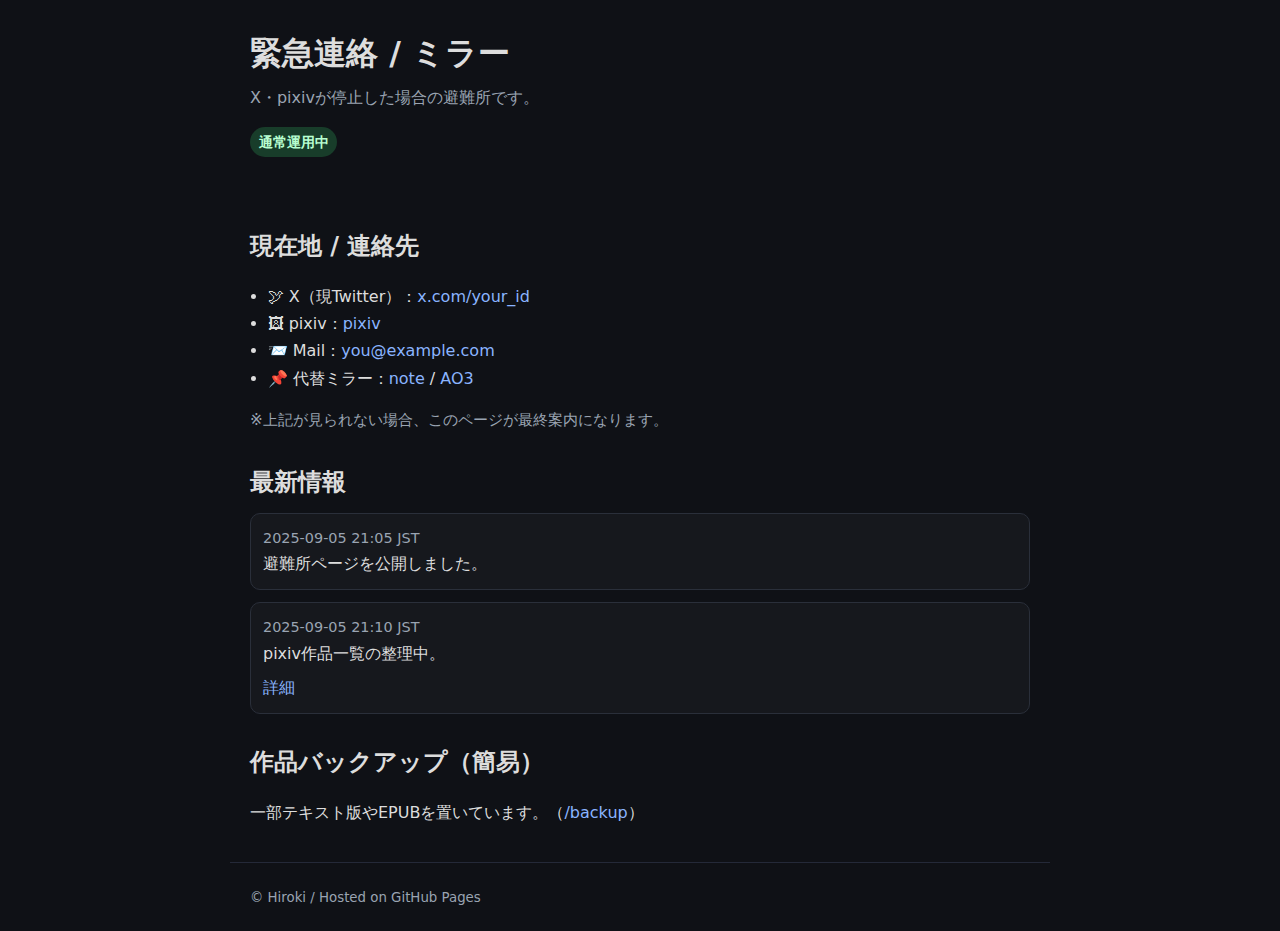
<file: index.html>
<!doctype html><html lang="ja"><head>
<meta charset="utf-8"><meta name="viewport" content="width=device-width,initial-scale=1">
<title>緊急連絡/ミラー</title>
<link rel="stylesheet" href="style.css">
<meta property="og:title" content="Hiroki – 緊急連絡/ミラー">
<meta property="og:description" content="Xやpixivが使えない時の避難所。最新情報とミラー先はこちら。">
<meta property="og:image" content="https://<username>.github.io/<repo>/img/ogp.png">
</head><body>
<header class="wrap">
  <h1>緊急連絡 / ミラー</h1>
  <p class="sub">X・pixivが停止した場合の避難所です。</p>
  <div class="status ok" id="status">通常運用中</div>
</header>

<main class="wrap">
  <section>
    <h2>現在地 / 連絡先</h2>
    <ul class="links">
      <li>🕊 X（現Twitter）：<a target="_blank" rel="me noopener" href="https://x.com/your_id">x.com/your_id</a></li>
      <li>🖼 pixiv：<a target="_blank" rel="noopener" href="https://www.pixiv.net/users/xxxxxxx">pixiv</a></li>
      <li>📨 Mail：<a href="mailto:you@example.com">you@example.com</a></li>
      <li>📌 代替ミラー：<a target="_blank" rel="noopener" href="https://note.com/your_id">note</a> / <a target="_blank" rel="noopener" href="https://ao3.org/users/your_id">AO3</a></li>
    </ul>
    <p class="tip">※上記が見られない場合、このページが最終案内になります。</p>
  </section>

  <section>
    <h2>最新情報</h2>
    <div id="updates" class="card"></div>
  </section>

  <section>
    <h2>作品バックアップ（簡易）</h2>
    <p>一部テキスト版やEPUBを置いています。（<a href="./backup/">/backup</a>）</p>
  </section>
</main>

<footer class="wrap"><small>© Hiroki / Hosted on GitHub Pages</small></footer>

<script>
// updates.json を読み込んで表示（テキストのみ）
fetch('updates.json?_=' + Date.now()).then(r=>r.json()).then(d=>{
  const box = document.getElementById('updates');
  box.innerHTML = d.items.map(i=>`
    <div class="item">
      <div class="date">${i.date}</div>
      <div class="body">${i.text}</div>
      ${i.link ? `<a class="ext" target="_blank" rel="noopener" href="${i.link}">詳細</a>`:''}
    </div>`).join('');
  // ステータス表示（任意）
  if(d.status){ const s=document.getElementById('status'); s.textContent=d.status.text; s.className='status '+d.status.level; }
});
</script>
</body></html>
</file>
<file: style.css>
:root{--fg:#ddd;--bg:#0f1116;--acc:#7bd88f;--mut:#9aa4b2}
*{box-sizing:border-box}html,body{margin:0;background:var(--bg);color:var(--fg);font:16px/1.7 system-ui,Segoe UI,Arial}
a{color:#8ab4ff;text-decoration:none}a:hover{text-decoration:underline}
.wrap{max-width:820px;margin:auto;padding:20px}
h1{margin:.2em 0 0} .sub{color:var(--mut);margin:.2em 0 1em}
h2{margin:1.2em 0 .4em}
.links{padding-left:1.1em}
.tip{color:var(--mut);font-size:.95em}
.card{display:grid;gap:12px}
.item{border:1px solid #2a2f3a;border-radius:10px;padding:12px;background:rgba(255,255,255,.03)}
.date{color:var(--mut);font-size:.9em}
.ext{display:inline-block;margin-top:.4em}
.status{display:inline-block;padding:.2em .6em;border-radius:999px;font-weight:700;font-size:.9em}
.status.ok{background:#183d2a;color:#b7ffd0}
.status.warn{background:#3d3518;color:#ffe6a6}
.status.down{background:#3d1818;color:#ffb7b7}
footer{color:var(--mut);border-top:1px solid #242938;margin-top:2rem}
</file>
